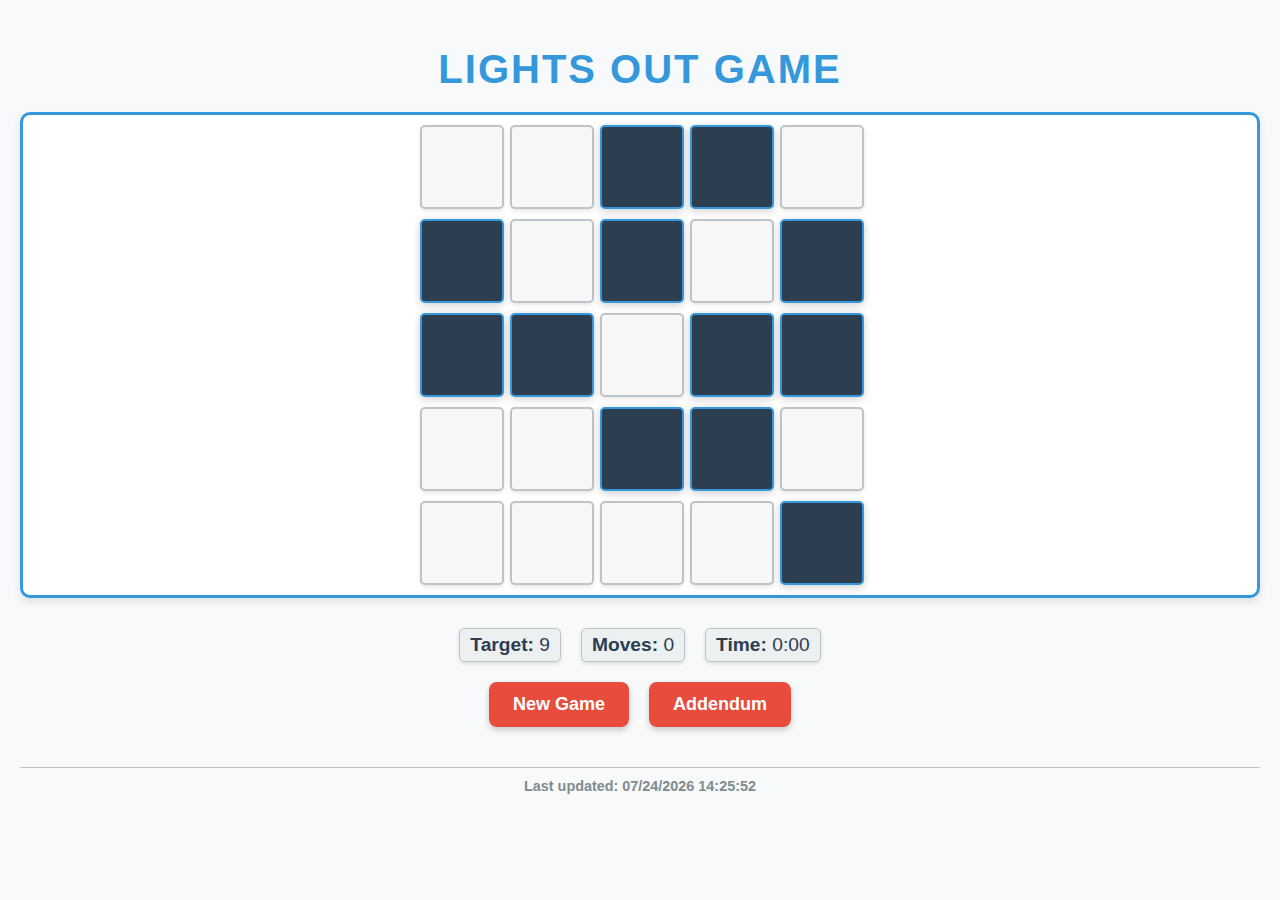
<file: final/index.html>
<!DOCTYPE html>
<html lang="en">
<head>
    <meta charset="UTF-8">
    <meta name="viewport" content="width=device-width, initial-scale=1.0">
    <title>Lights Out Game</title>
    <link rel="stylesheet" href="styles.css">
</head>
<body>
    <h1>Lights Out Game</h1>
    <!-- Game Board -->
    <div id="game-board"></div>
    <!-- Game Info -->
    <div id="game-info">
        <p><strong>Target:</strong> <span id="target">0</span></p>
        <p><strong>Moves:</strong> <span id="moves">0</span></p>
        <p><strong>Time:</strong> <span id="time">0:00</span></p>
    </div>
    <!-- New Game and Addendum Buttons -->
    <div id="button-container">
        <button id="new-game">New Game</button>
        <!-- Changed Addendum button to a link -->
        <a href="addendum.html" id="addendum" class="button">Addendum</a>
    </div>
    <!-- Footer -->
    <footer>
        <p>Last updated: <span id="lastModified"></span></p>
    </footer>
    <!-- JavaScript File -->
    <script>
        var x = document.lastModified;
        document.getElementById('lastModified').textContent = x;
    </script>
    <script src="script.js"></script>
</body>
</html>
</file>
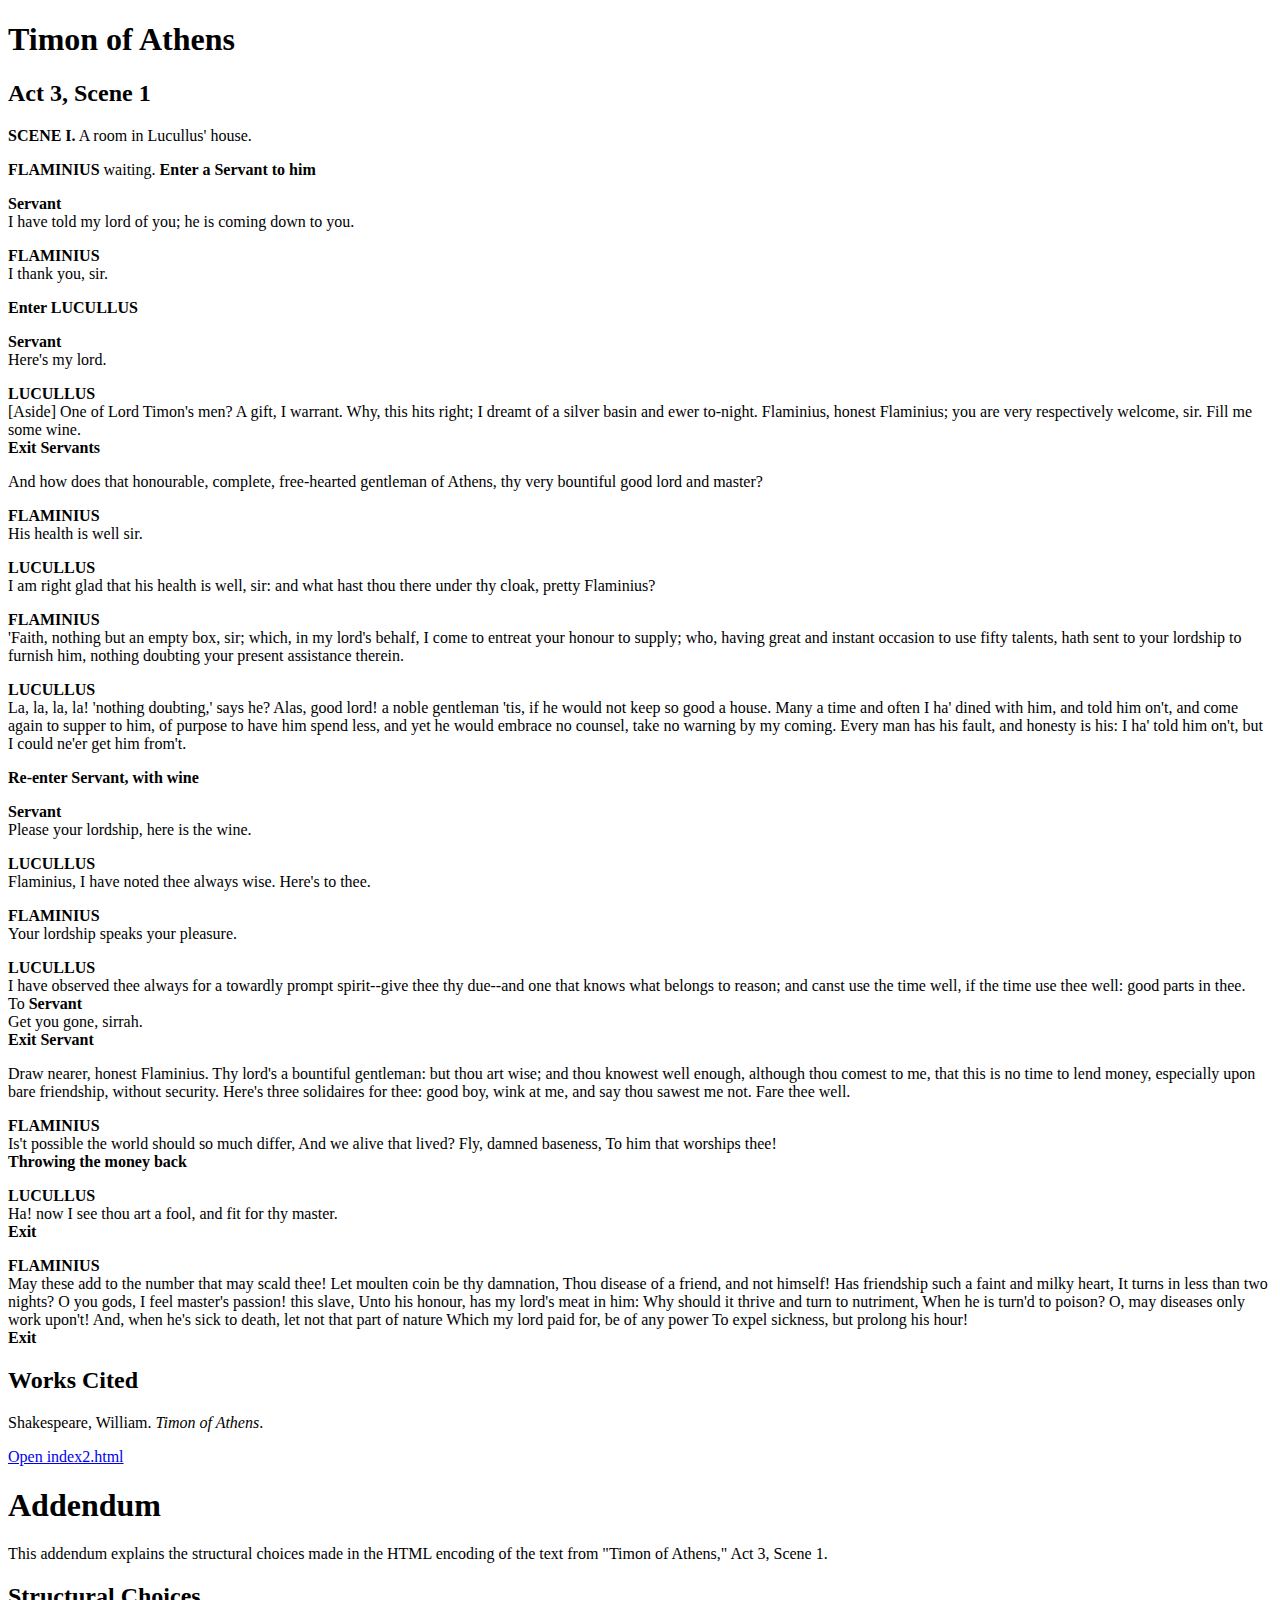
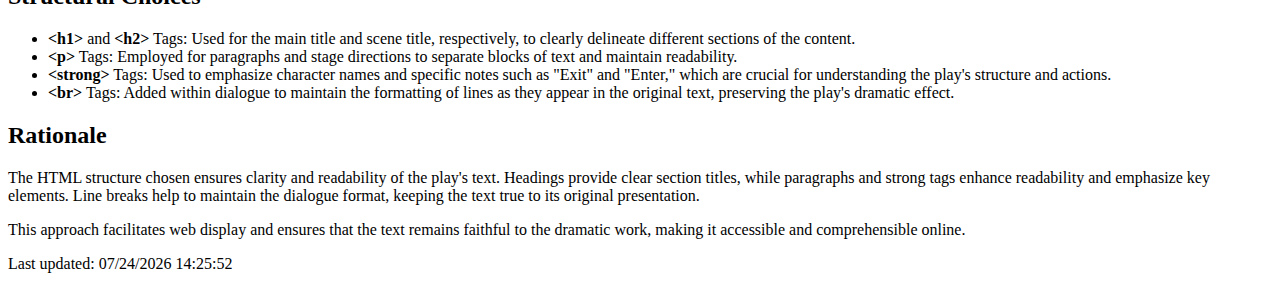
<file: lab-2/index.html>
<!DOCTYPE html>
<html lang="en">
<head>
    <meta charset="UTF-8">
    <meta name="viewport" content="width=device-width, initial-scale=1.0">
    <title>Timon of Athens - Act 3, Scene 1</title>
</head>
<body>
    <!-- Article for the play content -->
    <article>
        <h1>Timon of Athens</h1>
        <h2>Act 3, Scene 1</h2>
        <p><strong>SCENE I.</strong> A room in Lucullus' house.</p>
        <p><strong>FLAMINIUS</strong> waiting. <strong>Enter a Servant to him</strong></p>
        <p><strong>Servant</strong><br>
        I have told my lord of you; he is coming down to you.</p>

        <p><strong>FLAMINIUS</strong><br>
        I thank you, sir.</p>

        <p><strong>Enter LUCULLUS</strong></p>

        <p><strong>Servant</strong><br>
        Here's my lord.</p>

        <p><strong>LUCULLUS</strong><br>
        [Aside] One of Lord Timon's men? A gift, I warrant. Why, this hits right; I dreamt of a silver basin and ewer to-night. Flaminius, honest Flaminius; you are very respectively welcome, sir. Fill me some wine.<br>
        <strong>Exit Servants</strong></p>

        <p>And how does that honourable, complete, free-hearted gentleman of Athens, thy very bountiful good lord and master?</p>

        <p><strong>FLAMINIUS</strong><br>
        His health is well sir.</p>

        <p><strong>LUCULLUS</strong><br>
        I am right glad that his health is well, sir: and what hast thou there under thy cloak, pretty Flaminius?</p>

        <p><strong>FLAMINIUS</strong><br>
        'Faith, nothing but an empty box, sir; which, in my lord's behalf, I come to entreat your honour to supply; who, having great and instant occasion to use fifty talents, hath sent to your lordship to furnish him, nothing doubting your present assistance therein.</p>

        <p><strong>LUCULLUS</strong><br>
        La, la, la, la! 'nothing doubting,' says he? Alas, good lord! a noble gentleman 'tis, if he would not keep so good a house. Many a time and often I ha' dined with him, and told him on't, and come again to supper to him, of purpose to have him spend less, and yet he would embrace no counsel, take no warning by my coming. Every man has his fault, and honesty is his: I ha' told him on't, but I could ne'er get him from't.</p>

        <p><strong>Re-enter Servant, with wine</strong></p>

        <p><strong>Servant</strong><br>
        Please your lordship, here is the wine.</p>

        <p><strong>LUCULLUS</strong><br>
        Flaminius, I have noted thee always wise. Here's to thee.</p>

        <p><strong>FLAMINIUS</strong><br>
        Your lordship speaks your pleasure.</p>

        <p><strong>LUCULLUS</strong><br>
        I have observed thee always for a towardly prompt spirit--give thee thy due--and one that knows what belongs to reason; and canst use the time well, if the time use thee well: good parts in thee.<br>
        To <strong>Servant</strong><br>
        Get you gone, sirrah.<br>
        <strong>Exit Servant</strong></p>

        <p>Draw nearer, honest Flaminius. Thy lord's a bountiful gentleman: but thou art wise; and thou knowest well enough, although thou comest to me, that this is no time to lend money, especially upon bare friendship, without security. Here's three solidaires for thee: good boy, wink at me, and say thou sawest me not. Fare thee well.</p>

        <p><strong>FLAMINIUS</strong><br>
        Is't possible the world should so much differ, And we alive that lived? Fly, damned baseness, To him that worships thee!<br>
        <strong>Throwing the money back</strong></p>

        <p><strong>LUCULLUS</strong><br>
        Ha! now I see thou art a fool, and fit for thy master.<br>
        <strong>Exit</strong></p>

        <p><strong>FLAMINIUS</strong><br>
        May these add to the number that may scald thee! Let moulten coin be thy damnation, Thou disease of a friend, and not himself! Has friendship such a faint and milky heart, It turns in less than two nights? O you gods, I feel master's passion! this slave, Unto his honour, has my lord's meat in him: Why should it thrive and turn to nutriment, When he is turn'd to poison? O, may diseases only work upon't! And, when he's sick to death, let not that part of nature Which my lord paid for, be of any power To expel sickness, but prolong his hour!<br>
        <strong>Exit</strong></p>
    </article>

    <!-- Article for the addendum -->
        <article>
            <header>
                <h2>Works Cited</h2>
            </header>
            <p>Shakespeare, William. <i>Timon of Athens</i>.</p>
            <a href="https://shakespeare.mit.edu/timon/timon.3.1.html" target="_blank">
                Open index2.html
            </a>
            <!-- Add more entries as needed -->
        </article>
        <h1>Addendum</h1>
        <p>This addendum explains the structural choices made in the HTML encoding of the text from "Timon of Athens," Act 3, Scene 1.</p>

        <h2>Structural Choices</h2>
        <ul>
            <li><strong>&lt;h1&gt;</strong> and <strong>&lt;h2&gt;</strong> Tags: Used for the main title and scene title, respectively, to clearly delineate different sections of the content.</li>
            <li><strong>&lt;p&gt;</strong> Tags: Employed for paragraphs and stage directions to separate blocks of text and maintain readability.</li>
            <li><strong>&lt;strong&gt;</strong> Tags: Used to emphasize character names and specific notes such as "Exit" and "Enter," which are crucial for understanding the play's structure and actions.</li>
            <li><strong>&lt;br&gt;</strong> Tags: Added within dialogue to maintain the formatting of lines as they appear in the original text, preserving the play's dramatic effect.</li>
        </ul>

        <h2>Rationale</h2>
        <p>The HTML structure chosen ensures clarity and readability of the play's text. Headings provide clear section titles, while paragraphs and strong tags enhance readability and emphasize key elements. Line breaks help to maintain the dialogue format, keeping the text true to its original presentation.</p>
        <p>This approach facilitates web display and ensures that the text remains faithful to the dramatic work, making it accessible and comprehensible online.</p>
    </article>

    <!-- Footer with script to show last modified date -->
    <footer>
        <p>Last updated: 
            <span id="lastModified"></span>
        </p>
    </footer>
    <script type="text/javascript">
         var x = document.lastModified;
         document.getElementById('lastModified').textContent = x;
    </script>
</body>
</html>
</file>
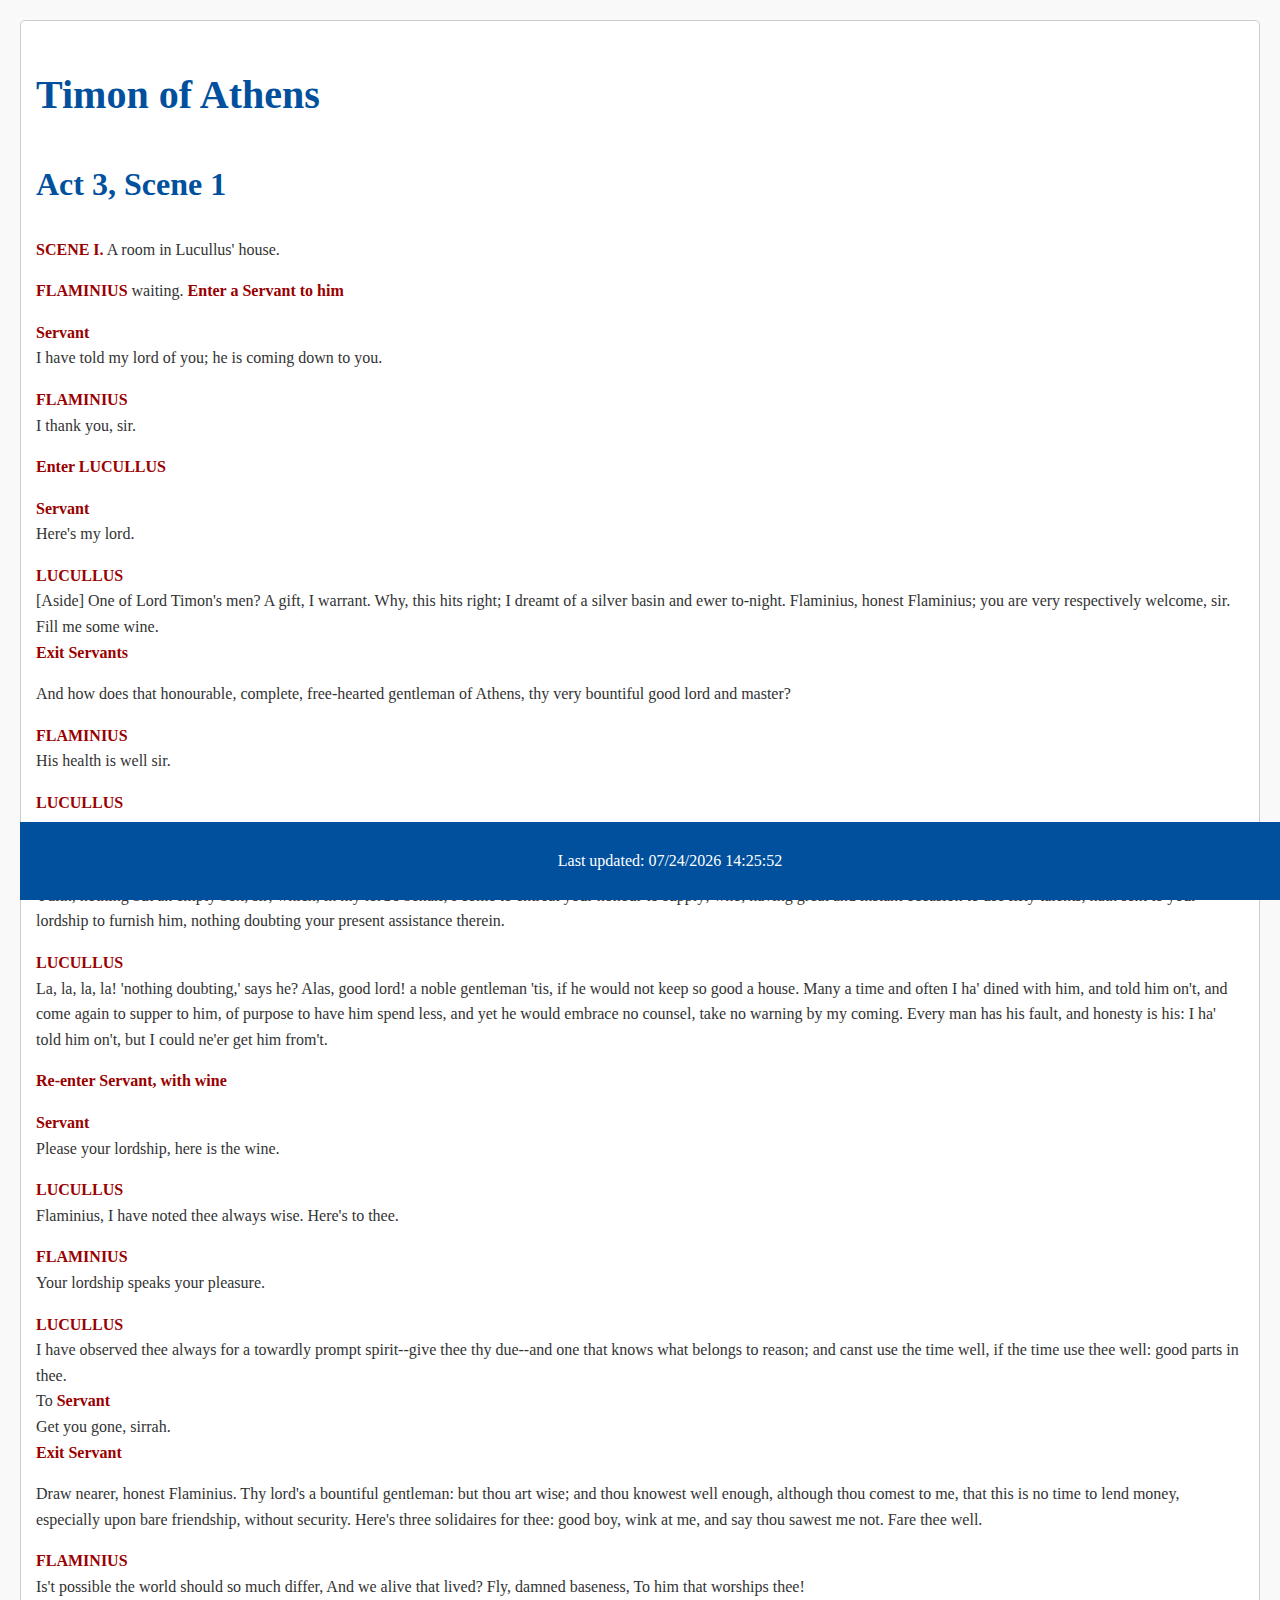
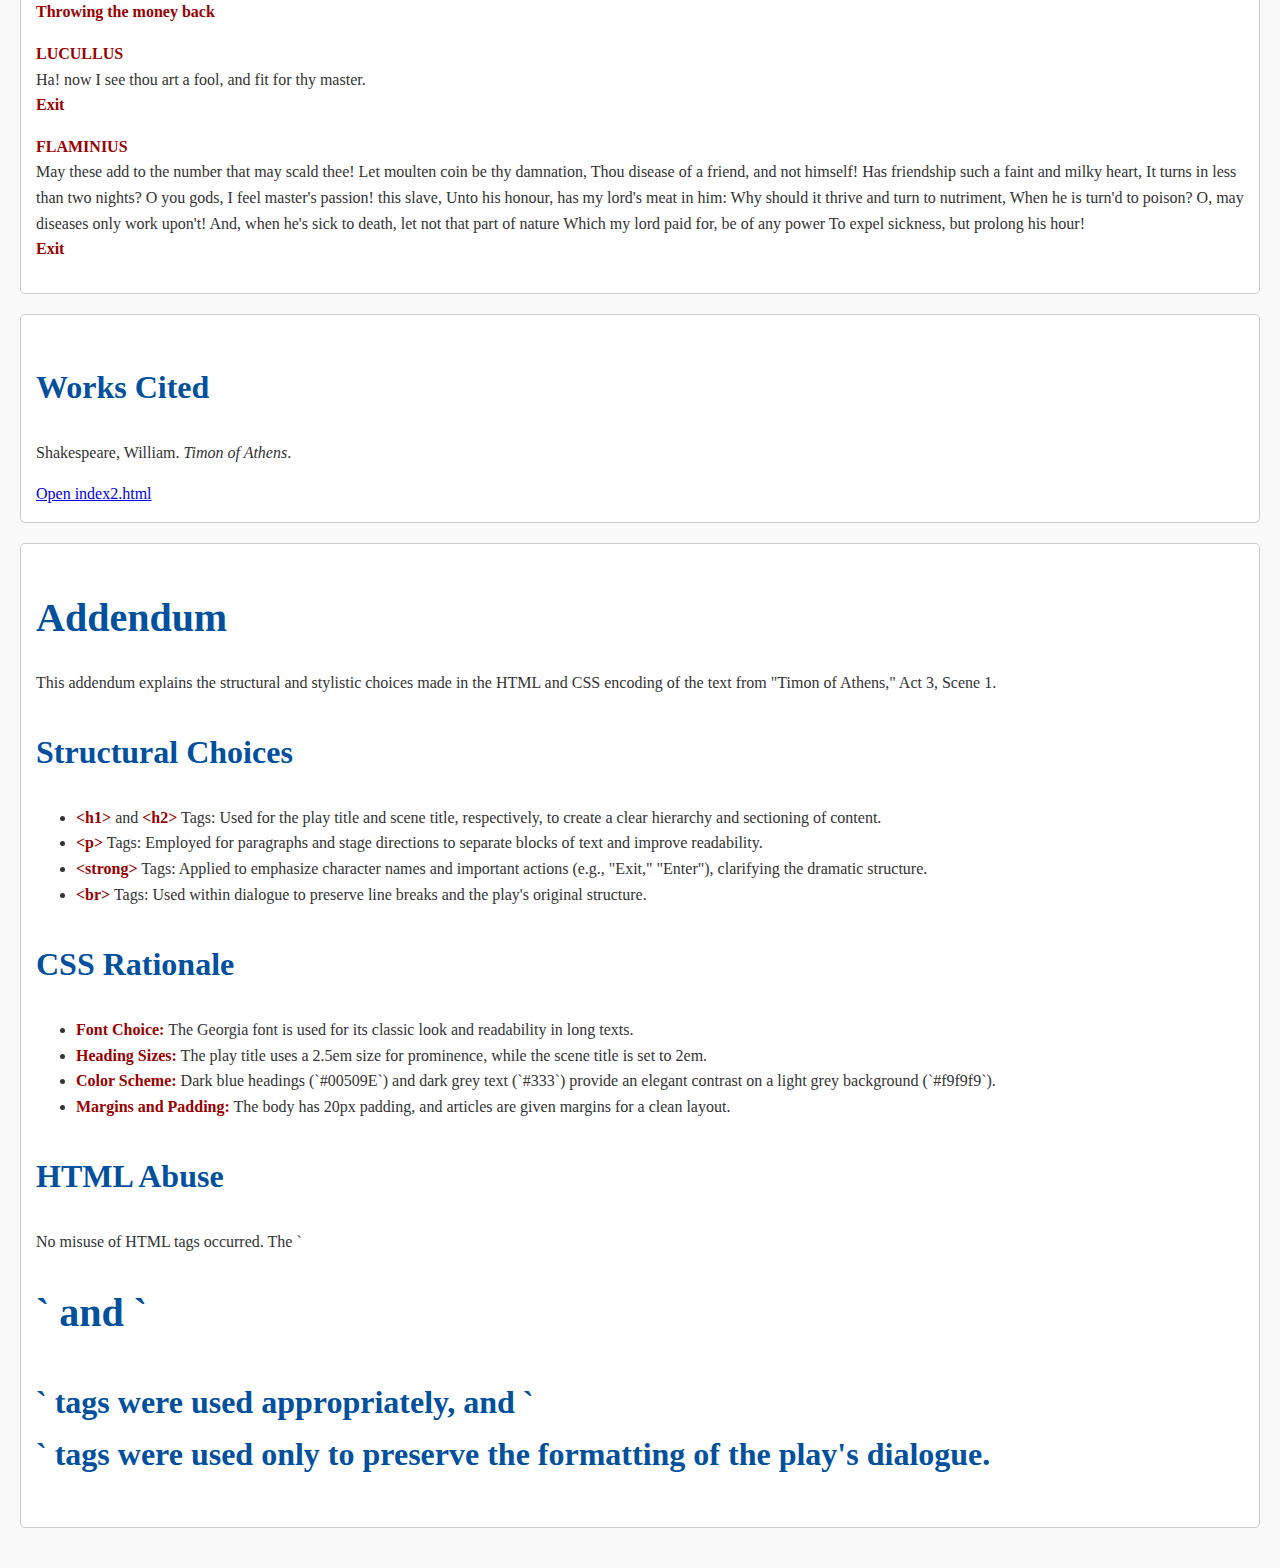
<file: lab-4/index.html>
<!DOCTYPE html>
<html lang="en">
<head>
    <meta charset="UTF-8">
    <meta name="viewport" content="width=device-width, initial-scale=1.0">
    <title>Timon of Athens - Act 3, Scene 1</title>
    <link rel="stylesheet" href="styles.css">
</head>
<body>
    <!-- Article for the play content -->
    <article>
        <h1>Timon of Athens</h1>
        <h2>Act 3, Scene 1</h2>
        <p><strong>SCENE I.</strong> A room in Lucullus' house.</p>
        <p><strong>FLAMINIUS</strong> waiting. <strong>Enter a Servant to him</strong></p>
        <p><strong>Servant</strong><br>I have told my lord of you; he is coming down to you.</p>

        <p><strong>FLAMINIUS</strong><br>I thank you, sir.</p>

        <p><strong>Enter LUCULLUS</strong></p>

        <p><strong>Servant</strong><br>Here's my lord.</p>

        <p><strong>LUCULLUS</strong><br>[Aside] One of Lord Timon's men? A gift, I warrant. Why, this hits right; I dreamt of a silver basin and ewer to-night. Flaminius, honest Flaminius; you are very respectively welcome, sir. Fill me some wine.<br><strong>Exit Servants</strong></p>

        <p>And how does that honourable, complete, free-hearted gentleman of Athens, thy very bountiful good lord and master?</p>

        <p><strong>FLAMINIUS</strong><br>His health is well sir.</p>

        <p><strong>LUCULLUS</strong><br>I am right glad that his health is well, sir: and what hast thou there under thy cloak, pretty Flaminius?</p>

        <p><strong>FLAMINIUS</strong><br>'Faith, nothing but an empty box, sir; which, in my lord's behalf, I come to entreat your honour to supply; who, having great and instant occasion to use fifty talents, hath sent to your lordship to furnish him, nothing doubting your present assistance therein.</p>

        <p><strong>LUCULLUS</strong><br>La, la, la, la! 'nothing doubting,' says he? Alas, good lord! a noble gentleman 'tis, if he would not keep so good a house. Many a time and often I ha' dined with him, and told him on't, and come again to supper to him, of purpose to have him spend less, and yet he would embrace no counsel, take no warning by my coming. Every man has his fault, and honesty is his: I ha' told him on't, but I could ne'er get him from't.</p>

        <p><strong>Re-enter Servant, with wine</strong></p>

        <p><strong>Servant</strong><br>Please your lordship, here is the wine.</p>

        <p><strong>LUCULLUS</strong><br>Flaminius, I have noted thee always wise. Here's to thee.</p>

        <p><strong>FLAMINIUS</strong><br>Your lordship speaks your pleasure.</p>

        <p><strong>LUCULLUS</strong><br>I have observed thee always for a towardly prompt spirit--give thee thy due--and one that knows what belongs to reason; and canst use the time well, if the time use thee well: good parts in thee.<br>To <strong>Servant</strong><br>Get you gone, sirrah.<br><strong>Exit Servant</strong></p>

        <p>Draw nearer, honest Flaminius. Thy lord's a bountiful gentleman: but thou art wise; and thou knowest well enough, although thou comest to me, that this is no time to lend money, especially upon bare friendship, without security. Here's three solidaires for thee: good boy, wink at me, and say thou sawest me not. Fare thee well.</p>

        <p><strong>FLAMINIUS</strong><br>Is't possible the world should so much differ, And we alive that lived? Fly, damned baseness, To him that worships thee!<br><strong>Throwing the money back</strong></p>

        <p><strong>LUCULLUS</strong><br>Ha! now I see thou art a fool, and fit for thy master.<br><strong>Exit</strong></p>

        <p><strong>FLAMINIUS</strong><br>May these add to the number that may scald thee! Let moulten coin be thy damnation, Thou disease of a friend, and not himself! Has friendship such a faint and milky heart, It turns in less than two nights? O you gods, I feel master's passion! this slave, Unto his honour, has my lord's meat in him: Why should it thrive and turn to nutriment, When he is turn'd to poison? O, may diseases only work upon't! And, when he's sick to death, let not that part of nature Which my lord paid for, be of any power To expel sickness, but prolong his hour!<br><strong>Exit</strong></p>
    </article>

    <!-- Works Cited section -->
    <article>
        <header>
            <h2>Works Cited</h2>
        </header>
        <p>Shakespeare, William. <i>Timon of Athens</i>.</p>
        <a href="https://shakespeare.mit.edu/timon/timon.3.1.html" target="_blank">Open index2.html</a>
    </article>

    <!-- Addendum -->
    <article>
        <h1>Addendum</h1>
        <p>This addendum explains the structural and stylistic choices made in the HTML and CSS encoding of the text from "Timon of Athens," Act 3, Scene 1.</p>
        
        <h2>Structural Choices</h2>
        <ul>
            <li><strong>&lt;h1&gt;</strong> and <strong>&lt;h2&gt;</strong> Tags: Used for the play title and scene title, respectively, to create a clear hierarchy and sectioning of content.</li>
            <li><strong>&lt;p&gt;</strong> Tags: Employed for paragraphs and stage directions to separate blocks of text and improve readability.</li>
            <li><strong>&lt;strong&gt;</strong> Tags: Applied to emphasize character names and important actions (e.g., "Exit," "Enter"), clarifying the dramatic structure.</li>
            <li><strong>&lt;br&gt;</strong> Tags: Used within dialogue to preserve line breaks and the play's original structure.</li>
        </ul>
        
        <h2>CSS Rationale</h2>
        <ul>
            <li><strong>Font Choice:</strong> The Georgia font is used for its classic look and readability in long texts.</li>
            <li><strong>Heading Sizes:</strong> The play title uses a 2.5em size for prominence, while the scene title is set to 2em.</li>
            <li><strong>Color Scheme:</strong> Dark blue headings (`#00509E`) and dark grey text (`#333`) provide an elegant contrast on a light grey background (`#f9f9f9`).</li>
            <li><strong>Margins and Padding:</strong> The body has 20px padding, and articles are given margins for a clean layout.</li>
        </ul>

        <h2>HTML Abuse</h2>
        <p>No misuse of HTML tags occurred. The `<h1>` and `<h2>` tags were used appropriately, and `<br>` tags were used only to preserve the formatting of the play's dialogue.</p>
    </article>

    <!-- Footer with script to show last modified date -->
    <footer>
        <p>Last updated: <span id="lastModified"></span></p>
    </footer>
    <script type="text/javascript">
        document.getElementById('lastModified').textContent = document.lastModified;
    </script>
</body>
</html>
</file>
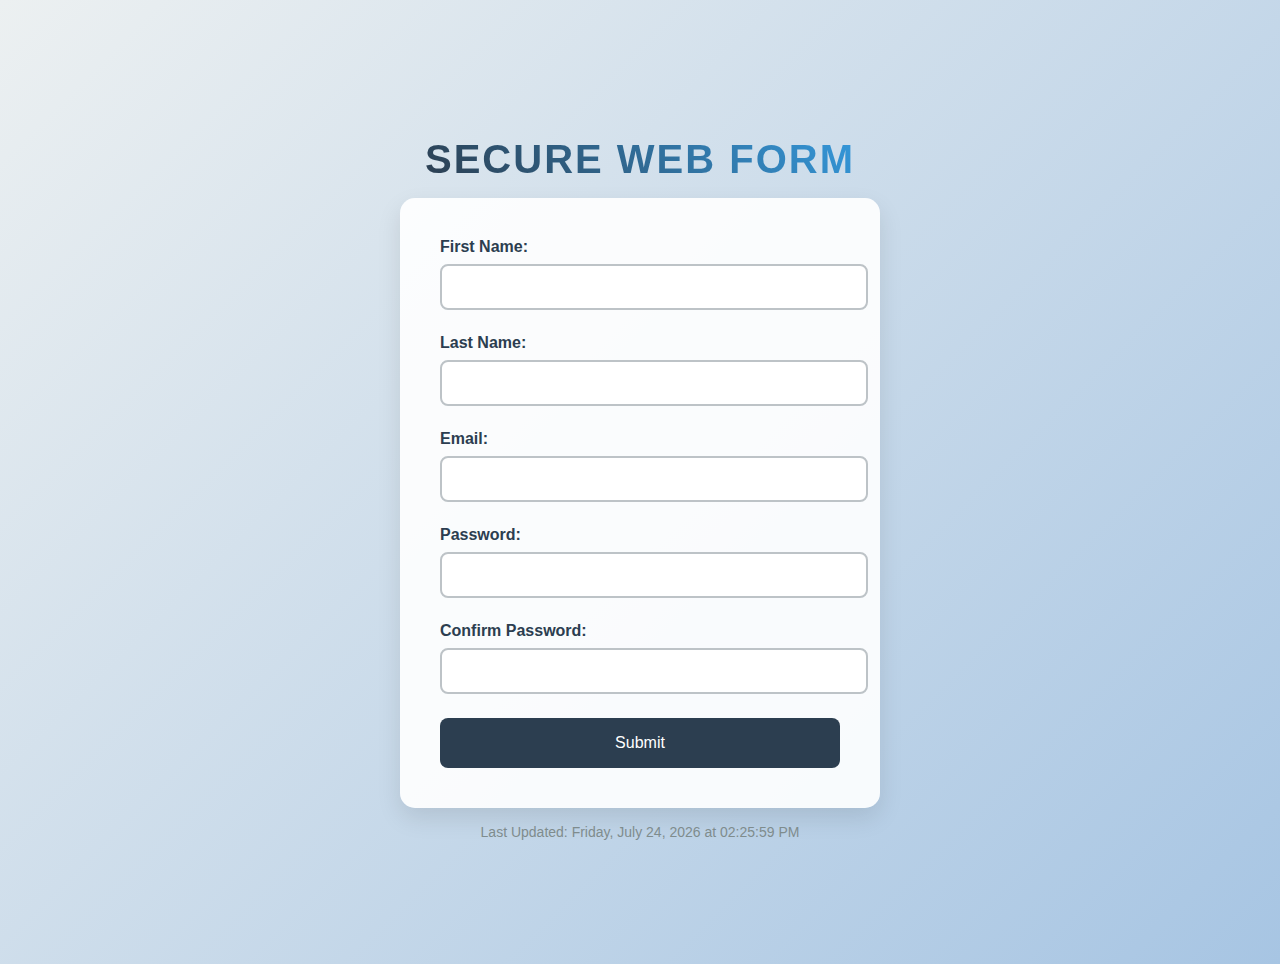
<file: lab-8/index.html>
<!DOCTYPE html>
<html lang="en">
<head>
    <meta charset="UTF-8">
    <meta name="viewport" content="width=device-width, initial-scale=1.0">
    <title>Secure Web Form - Cybersecurity Lab</title>
    <link rel="stylesheet" href="styles.css">
    <script src="script.js" defer></script>
</head>
<body>
    <div class="container">
        <h1>Secure Web Form</h1>
        <form id="secureForm" onsubmit="return validateForm()">
            <div class="form-group">
                <label for="firstName">First Name:</label>
                <input type="text" id="firstName" name="firstName" required>
                <span id="firstNameError" class="error"></span>
            </div>
            <div class="form-group">
                <label for="lastName">Last Name:</label>
                <input type="text" id="lastName" name="lastName" required>
                <span id="lastNameError" class="error"></span>
            </div>
            <div class="form-group">
                <label for="email">Email:</label>
                <input type="email" id="email" name="email" required>
                <span id="emailError" class="error"></span>
            </div>
            <div class="form-group">
                <label for="password">Password:</label>
                <input type="password" id="password" name="password" required>
                <span id="passwordError" class="error"></span>
            </div>
            <div class="form-group">
                <label for="confirmPassword">Confirm Password:</label>
                <input type="password" id="confirmPassword" name="confirmPassword" required>
                <span id="confirmPasswordError" class="error"></span>
            </div>
            <button type="submit">Submit</button>
        </form>
        <p class="last-updated" id="lastUpdated"></p>
    </div>
    <div id="popup" class="popup">
        <div class="popup-content">
            <p>Form submitted successfully!</p>
            <button onclick="closePopup()">Close</button>
        </div>
    </div>
</body>
</html>
</file>
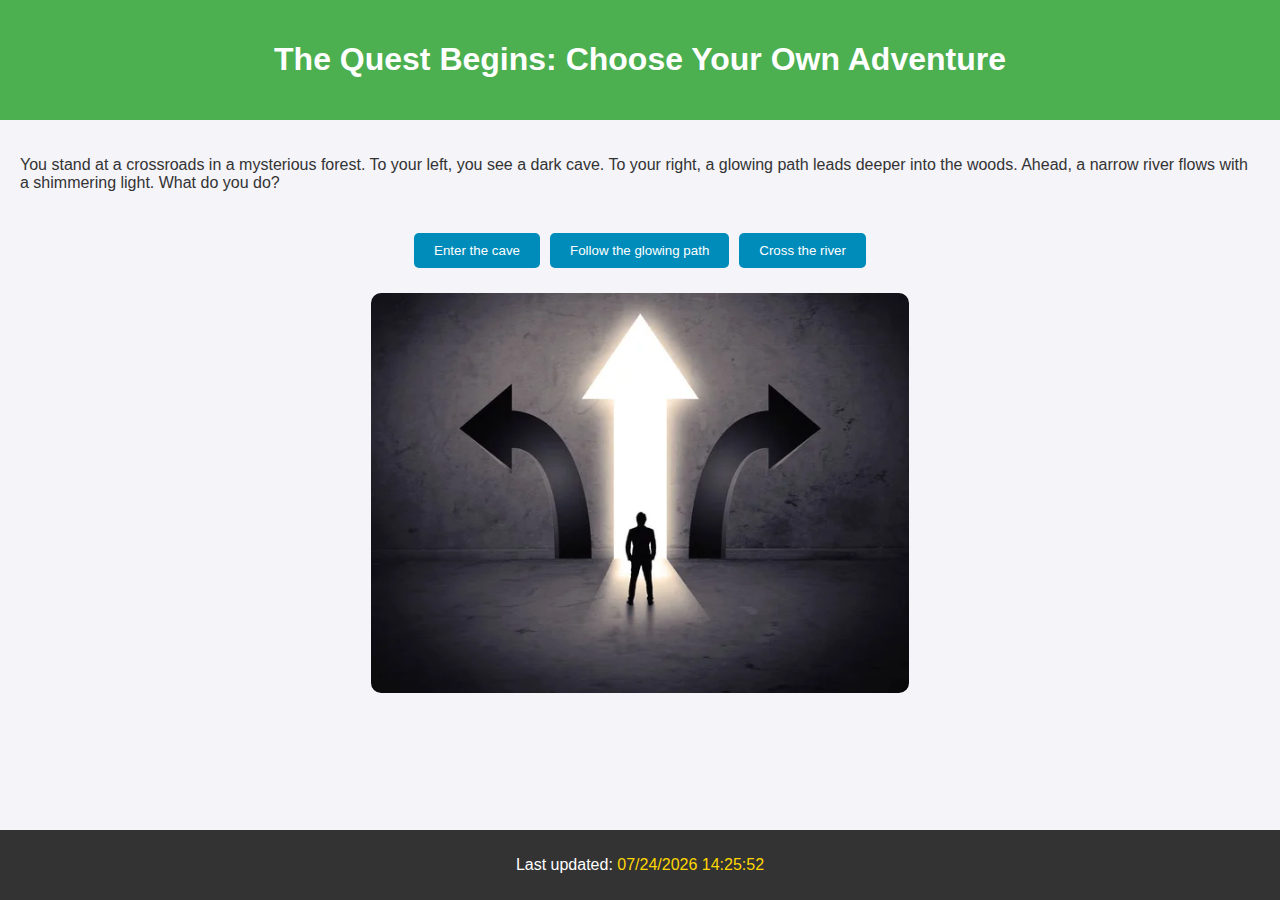
<file: mid-term-project/index.html>
<!DOCTYPE html>
<html lang="en">
<head>
    <meta charset="UTF-8">
    <meta name="viewport" content="width=device-width, initial-scale=1.0">
    <title>Adventure Game - The Quest Begins</title>
    <link rel="stylesheet" href="style.css">
</head>
<body>

    <header>
        <h1>The Quest Begins: Choose Your Own Adventure</h1>
    </header>

    <main>
        <div id="story-container">
            <p id="story-text">Your adventure begins...</p>
        </div>

        <div id="choices-container"></div>

        <div id="image-container">
            <img id="story-image" src="" alt="Story Image">
        </div>
    </main>

    <footer>
        <p>Last updated: 
            <span id="lastModified"></span>
        </p>
    </footer>
    <script type="text/javascript">
         var x = document.lastModified;
         document.getElementById('lastModified').textContent = x;
    </script>

    <script src="script.js"></script>

</body>
</html>
</file>
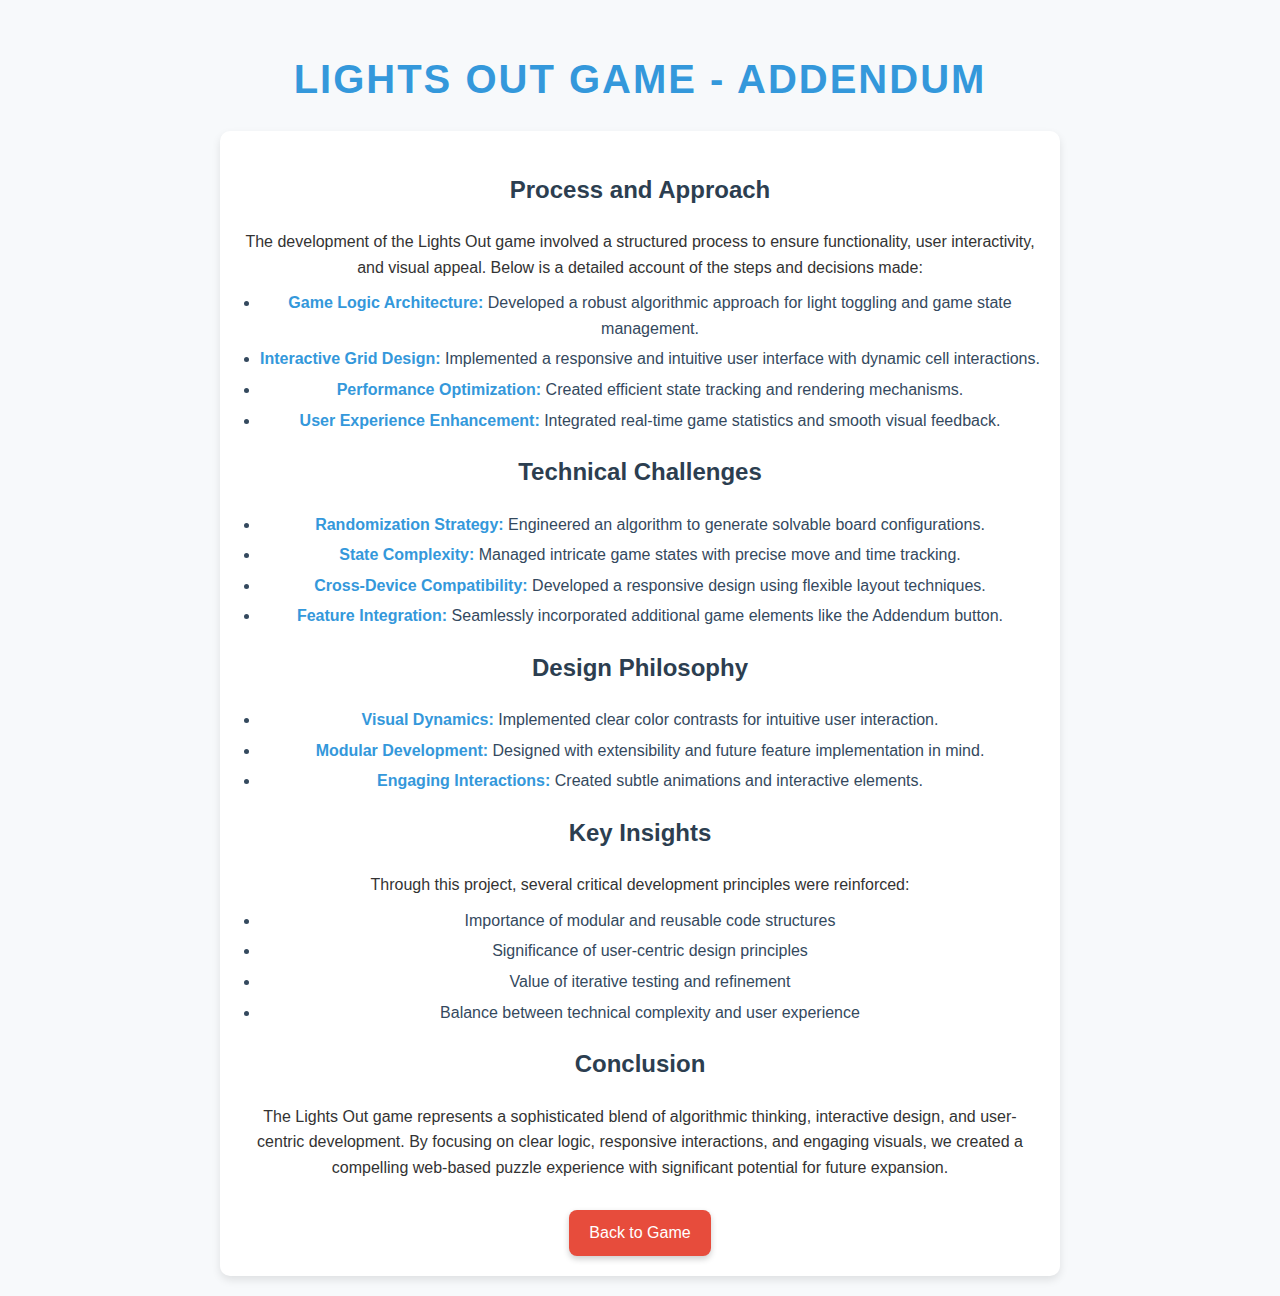
<file: final/addendum.html>
<!DOCTYPE html>
<html lang="en">
<head>
    <meta charset="UTF-8">
    <meta name="viewport" content="width=device-width, initial-scale=1.0">
    <title>Lights Out Game - Addendum</title>
    <link rel="stylesheet" href="styles.css">
    <style>
        body {
            font-family: 'Arial', sans-serif;
            margin: 0;
            padding: 20px;
            background-color: #f7f9fb;
            color: #333;
            line-height: 1.6;
        }
        h1 {
            text-align: center;
            color: #3498db;
            margin-bottom: 20px;
            font-size: 2.5rem;
        }
        .container {
            max-width: 800px;
            margin: 0 auto;
            background: #ffffff;
            padding: 20px;
            border-radius: 10px;
            box-shadow: 0 4px 8px rgba(0, 0, 0, 0.1);
        }
        h2 {
            color: #2c3e50;
            margin-top: 20px;
        }
        p {
            margin-bottom: 10px;
        }
        ul {
            margin: 10px 0 20px;
            padding-left: 20px;
        }
        ul li {
            margin-bottom: 5px;
            color: #34495e;
        }
        .back-button {
            display: inline-block;
            margin-top: 20px;
            padding: 10px 20px;
            font-size: 16px;
            color: white;
            background-color: #e74c3c;
            text-decoration: none;
            border-radius: 8px;
            transition: background-color 0.3s ease, transform 0.2s ease;
            box-shadow: 0 3px 6px rgba(0, 0, 0, 0.2);
        }
        .back-button:hover {
            background-color: #c0392b;
            transform: scale(1.1);
        }
        strong {
            color: #3498db;
        }
    </style>
</head>
<body>
    <h1>Lights Out Game - Addendum</h1>
    <div class="container">
        <h2>Process and Approach</h2>
        <p>The development of the Lights Out game involved a structured process to ensure functionality, user interactivity, and visual appeal. Below is a detailed account of the steps and decisions made:</p>
        <ul>
            <li><strong>Game Logic Architecture:</strong> Developed a robust algorithmic approach for light toggling and game state management.</li>
            <li><strong>Interactive Grid Design:</strong> Implemented a responsive and intuitive user interface with dynamic cell interactions.</li>
            <li><strong>Performance Optimization:</strong> Created efficient state tracking and rendering mechanisms.</li>
            <li><strong>User Experience Enhancement:</strong> Integrated real-time game statistics and smooth visual feedback.</li>
        </ul>
        <h2>Technical Challenges</h2>
        <ul>
            <li><strong>Randomization Strategy:</strong> Engineered an algorithm to generate solvable board configurations.</li>
            <li><strong>State Complexity:</strong> Managed intricate game states with precise move and time tracking.</li>
            <li><strong>Cross-Device Compatibility:</strong> Developed a responsive design using flexible layout techniques.</li>
            <li><strong>Feature Integration:</strong> Seamlessly incorporated additional game elements like the Addendum button.</li>
        </ul>
        <h2>Design Philosophy</h2>
        <ul>
            <li><strong>Visual Dynamics:</strong> Implemented clear color contrasts for intuitive user interaction.</li>
            <li><strong>Modular Development:</strong> Designed with extensibility and future feature implementation in mind.</li>
            <li><strong>Engaging Interactions:</strong> Created subtle animations and interactive elements.</li>
        </ul>
        <h2>Key Insights</h2>
        <p>Through this project, several critical development principles were reinforced:</p>
        <ul>
            <li>Importance of modular and reusable code structures</li>
            <li>Significance of user-centric design principles</li>
            <li>Value of iterative testing and refinement</li>
            <li>Balance between technical complexity and user experience</li>
        </ul>
        <h2>Conclusion</h2>
        <p>The Lights Out game represents a sophisticated blend of algorithmic thinking, interactive design, and user-centric development. By focusing on clear logic, responsive interactions, and engaging visuals, we created a compelling web-based puzzle experience with significant potential for future expansion.</p>
        <a href="index.html" class="back-button">Back to Game</a>
    </div>
</body>
</html>
</file>
<file: final/styles.css>
/* General Styles */
body {
    font-family: 'Arial', sans-serif;
    text-align: center;
    background-color: #f7f9fb; /* Softer background */
    margin: 0;
    padding: 20px;
    color: #333; /* Main text color */
}

h1 {
    color: #3498db; /* Blue title color */
    margin-bottom: 20px;
    font-size: 2.5rem;
    text-transform: uppercase;
    letter-spacing: 2px;
}

/* Game Board Styles */
#game-board {
    display: grid;
    grid-template-columns: repeat(5, 80px); /* Adjusted cell size */
    grid-gap: 10px;
    margin: 20px auto;
    justify-content: center;
    padding: 10px;
    border: 3px solid #3498db; /* Blue border around the game board */
    border-radius: 10px;
    background-color: #ffffff;
    box-shadow: 0 4px 8px rgba(0, 0, 0, 0.1);
}

.cell {
    width: 80px;
    height: 80px;
    background-color: #f7f7f7; /* Lighter default color */
    border: 2px solid #bdc3c7; /* Subtle border */
    cursor: pointer;
    transition: background-color 0.3s ease, transform 0.2s ease;
    border-radius: 5px; /* Rounded corners */
    box-shadow: 0 2px 4px rgba(0, 0, 0, 0.1);
}

.cell.is-off {
    background-color: #2c3e50; /* Darker color for toggled cells */
    border: 2px solid #3498db; /* Stronger border for toggled cells */
    box-shadow: 0 2px 8px rgba(0, 0, 0, 0.2); /* Highlighted shadow */
}

.cell:hover {
    transform: scale(1.05); /* Slight zoom on hover */
}

/* Button Container */
#button-container {
    margin-top: 20px;
    display: flex;
    justify-content: center;
    gap: 20px; /* Space between the buttons */
}

/* Individual Buttons */
button {
    margin: 0; /* Remove margin since spacing is handled by the container */
    padding: 12px 24px;
    font-size: 18px;
    font-weight: bold;
    background-color: #e74c3c; /* Red background */
    color: white;
    border: none;
    cursor: pointer;
    border-radius: 8px;
    transition: background-color 0.3s ease, transform 0.2s ease;
    box-shadow: 0 3px 6px rgba(0, 0, 0, 0.2);
}

button:hover {
    background-color: #c0392b; /* Darker red on hover */
    transform: scale(1.1); /* Slight zoom effect */
    box-shadow: 0 4px 10px rgba(0, 0, 0, 0.3);
}

/* Game Info Section */
#game-info {
    margin-top: 30px;
    font-size: 1.2rem;
    color: #2c3e50;
    display: flex;
    justify-content: center;
    gap: 20px;
}

#game-info p {
    margin: 0;
    padding: 5px 10px;
    border: 1px solid #bdc3c7;
    border-radius: 5px;
    background-color: #ecf0f1;
    box-shadow: 0 2px 4px rgba(0, 0, 0, 0.1);
}

/* Footer Styles */
footer {
    margin-top: 40px;
    font-size: 0.9rem;
    color: #7f8c8d;
    padding: 10px;
    border-top: 1px solid #bdc3c7;
}

footer p {
    margin: 0;
    font-weight: bold;
}

/* Button Styles */
#button-container .button {
    display: inline-block;
    padding: 12px 24px;
    font-size: 18px;
    font-weight: bold;
    text-align: center;
    background-color: #e74c3c; /* Red background */
    color: white;
    border: none;
    text-decoration: none; /* Remove underline */
    border-radius: 8px;
    cursor: pointer;
    transition: background-color 0.3s ease, transform 0.2s ease;
    box-shadow: 0 3px 6px rgba(0, 0, 0, 0.2);
}

#button-container .button:hover {
    background-color: #c0392b; /* Darker red on hover */
    transform: scale(1.1); /* Slight zoom effect */
    box-shadow: 0 4px 10px rgba(0, 0, 0, 0.3);
}
</file>
<file: lab-4/styles.css>
/* General Styles */
body {
    font-family: 'Georgia', serif;
    line-height: 1.6;
    margin: 0;
    padding: 20px;
    background-color: #f9f9f9; /* Light grey background */
    color: #333; /* Dark grey text */
}

h1 {
    color: #00509E; /* Dark blue */
    font-size: 2.5em;
    margin-bottom: 0.5em;
}

h2 {
    color: #00509E; /* Dark blue */
    font-size: 2em;
    margin-top: 1em;
}

article {
    margin-bottom: 20px;
    padding: 15px;
    border: 1px solid #ccc; /* Light border */
    border-radius: 5px;
    background-color: #fff; /* White background for articles */
}

strong {
    color: #900; /* Dark red for emphasis */
}

/* Footer Styles */
footer {
    background-color: #00509E; /* Dark blue background */
    color: #fff; /* White text */
    padding: 10px;
    text-align: center;
    position: fixed;
    width: 100%;
    bottom: 0;
}
</file>
<file: lab-8/styles.css>
:root {
    --primary-color: #2c3e50;
    --secondary-color: #3498db;
    --background-color: #ecf0f1;
    --text-color: #333;
}

body {
    font-family: 'Arial', sans-serif;
    background: linear-gradient(135deg, var(--background-color), #a7c5e3);
    margin: 0;
    padding: 0;
    min-height: 100vh;
    color: var(--text-color);
}

.container {
    display: flex;
    flex-direction: column;
    align-items: center;
    justify-content: center;
    min-height: 100vh;
    padding: 2rem;
}

form {
    width: 100%;
    max-width: 400px;
    margin: 0 auto;
    background-color: rgba(255, 255, 255, 0.9);
    padding: 2.5rem;
    border-radius: 15px;
    box-shadow: 0 10px 25px rgba(0, 0, 0, 0.1);
}

h1 {
    text-align: center;
    color: var(--primary-color);
    font-size: 2.5rem;
    margin-bottom: 1rem;
    text-transform: uppercase;
    letter-spacing: 2px;
    background: linear-gradient(45deg, var(--primary-color), var(--secondary-color));
    -webkit-background-clip: text;
    -webkit-text-fill-color: transparent;
}

.last-updated {
    text-align: center;
    color: #7f8c8d;
    font-size: 0.875rem;
    margin-top: 1rem;
}

.form-group {
    margin-bottom: 1.5rem;
    position: relative;
}

label {
    display: block;
    margin-bottom: 0.5rem;
    font-weight: bold;
    color: var(--primary-color);
}

input {
    width: 100%;
    padding: 0.75rem;
    font-size: 1rem;
    border: 2px solid #bdc3c7;
    border-radius: 8px;
    transition: border-color 0.3s ease;
}

input:focus {
    outline: none;
    border-color: var(--secondary-color);
}

button {
    width: 100%;
    padding: 1rem;
    font-size: 1rem;
    background-color: var(--primary-color);
    color: white;
    border: none;
    border-radius: 8px;
    cursor: pointer;
    transition: background-color 0.3s ease;
}

button:hover {
    background-color: var(--secondary-color);
}

.error {
    color: #e74c3c;
    font-size: 0.875rem;
    margin-top: 0.25rem;
}

.popup {
    display: none;
    position: fixed;
    top: 0;
    left: 0;
    width: 100%;
    height: 100%;
    background-color: rgba(0, 0, 0, 0.5);
    justify-content: center;
    align-items: center;
}

.popup-content {
    background-color: white;
    padding: 2rem;
    border-radius: 10px;
    text-align: center;
}

.popup button {
    margin-top: 1rem;
    width: auto;
    padding: 0.5rem 1rem;
}
</file>
<file: mid-term-project/style.css>
body {
    font-family: 'Arial', sans-serif;
    background-color: #f4f4f9;
    color: #333;
    margin: 0;
    padding: 0;
    display: flex;
    flex-direction: column;
    justify-content: space-between;
    height: 100vh;
}

header {
    text-align: center;
    background-color: #4CAF50;
    color: white;
    padding: 20px;
}

main {
    padding: 20px;
    flex-grow: 1;
    display: flex;
    flex-direction: column;
    align-items: center;
}

#story-container {
    margin-bottom: 20px;
}

#choices-container {
    margin-bottom: 20px;
}

#choices-container button {
    background-color: #008CBA;
    color: white;
    border: none;
    padding: 10px 20px;
    margin: 5px;
    cursor: pointer;
    border-radius: 5px;
    transition: background-color 0.3s ease;
}

#choices-container button:hover {
    background-color: #005f73;
}

#story-image {
    max-width: 100%;
    max-height: 400px;
    border-radius: 10px;
    display: none;
}

footer {
    background-color: #333;
    color: white;
    text-align: center;
    padding: 10px 0;
}

footer span {
    color: #FFD700;
}
</file>
